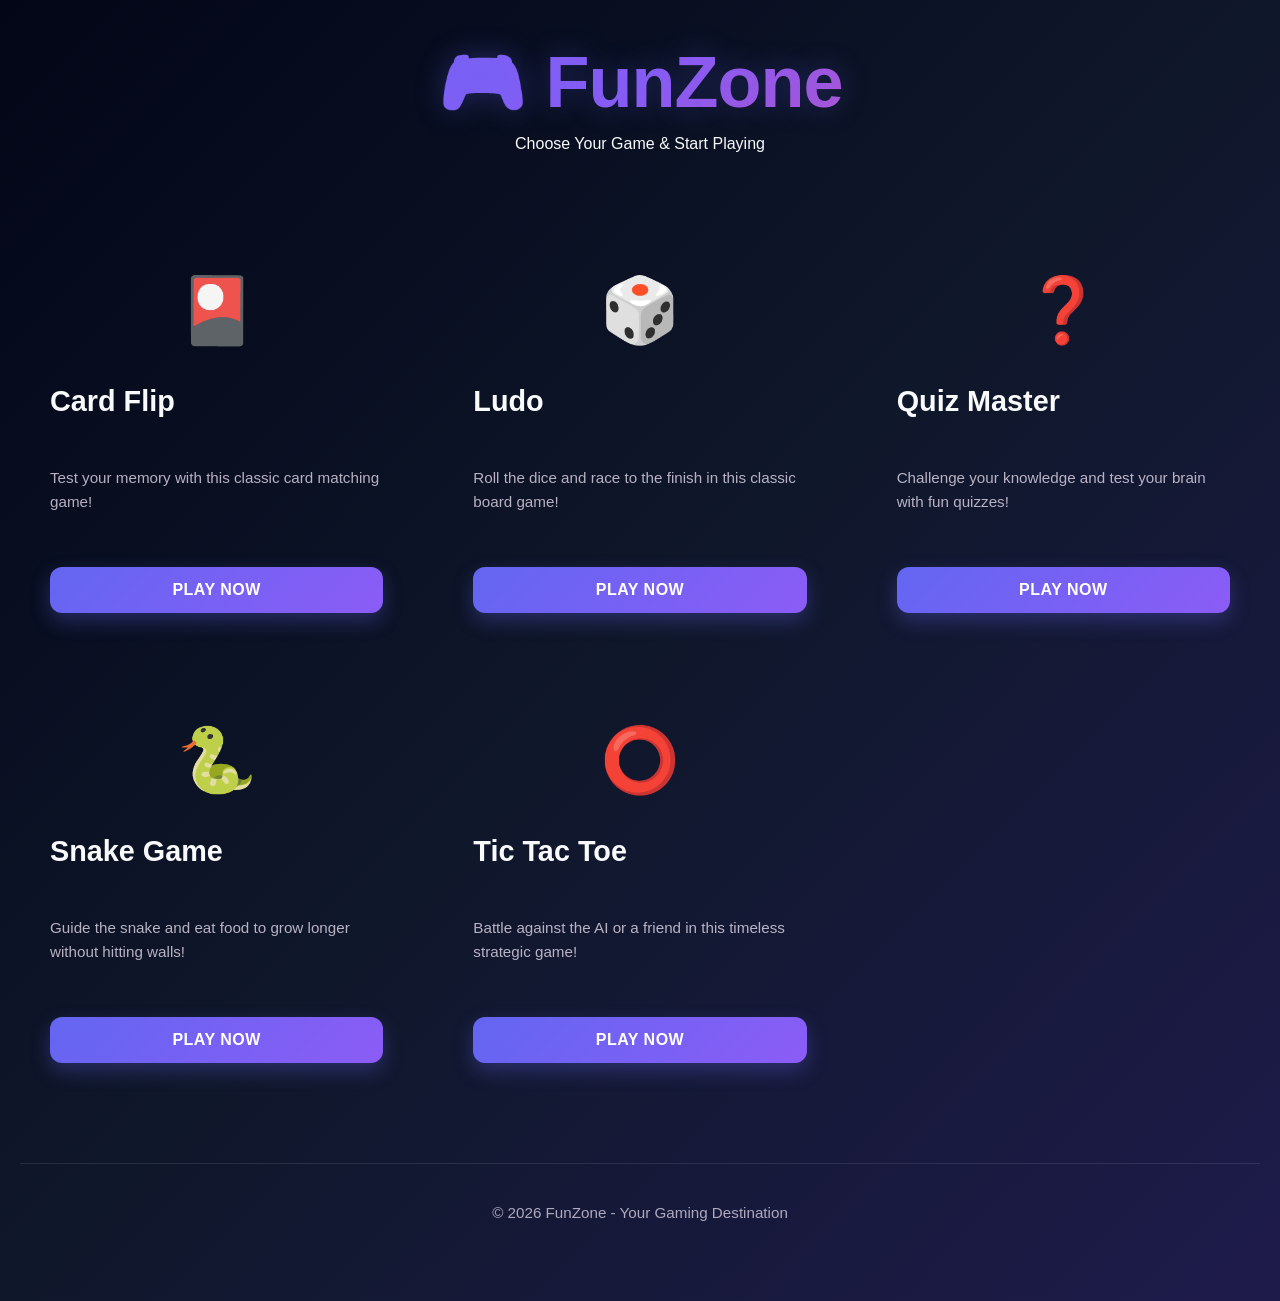
<file: index.html>
<!DOCTYPE html>
<html lang="en">
<head>
    <meta charset="UTF-8">
    <meta name="viewport" content="width=device-width, initial-scale=1.0">
    <title>FunZone - Game Hub</title>
    <link rel="stylesheet" href="style.css">
</head>
<body>
    <div class="container">
        <header class="header">
            <h1>🎮 FunZone</h1>
            <p>Choose Your Game & Start Playing</p>
        </header>

        <div class="games-grid">
            <!-- Card Flip Game -->
            <div class="game-card" onclick="redirectToGame('CardFlip_Game-main/index.html')">
                <div class="card-content">
                    <div class="game-icon">🎴</div>
                    <h2>Card Flip</h2>
                    <p>Test your memory with this classic card matching game!</p>
                    <button class="play-btn">Play Now</button>
                </div>
            </div>

            <!-- Ludo Game -->
            <div class="game-card" onclick="redirectToGame('ludo-game-master/index.html')">
                <div class="card-content">
                    <div class="game-icon">🎲</div>
                    <h2>Ludo</h2>
                    <p>Roll the dice and race to the finish in this classic board game!</p>
                    <button class="play-btn">Play Now</button>
                </div>
            </div>

            <!-- Quiz Game -->
            <div class="game-card" onclick="redirectToGame('QUIZ-GAME-WEB-APPLICATION-TASK-3-main/index.html')">
                <div class="card-content">
                    <div class="game-icon">❓</div>
                    <h2>Quiz Master</h2>
                    <p>Challenge your knowledge and test your brain with fun quizzes!</p>
                    <button class="play-btn">Play Now</button>
                </div>
            </div>

            <!-- Snake Game -->
            <div class="game-card" onclick="redirectToGame('snake-game-main/index.html')">
                <div class="card-content">
                    <div class="game-icon">🐍</div>
                    <h2>Snake Game</h2>
                    <p>Guide the snake and eat food to grow longer without hitting walls!</p>
                    <button class="play-btn">Play Now</button>
                </div>
            </div>

            <!-- Tic Tac Toe Game -->
            <div class="game-card" onclick="redirectToGame('TIC-TAE-TOE-main/index.html')">
                <div class="card-content">
                    <div class="game-icon">⭕</div>
                    <h2>Tic Tac Toe</h2>
                    <p>Battle against the AI or a friend in this timeless strategic game!</p>
                    <button class="play-btn">Play Now</button>
                </div>
            </div>
        </div>

        <footer class="footer">
            <p>&copy; 2026 FunZone - Your Gaming Destination</p>
        </footer>
    </div>

    <script src="script.js"></script>
</body>
</html>
</file>
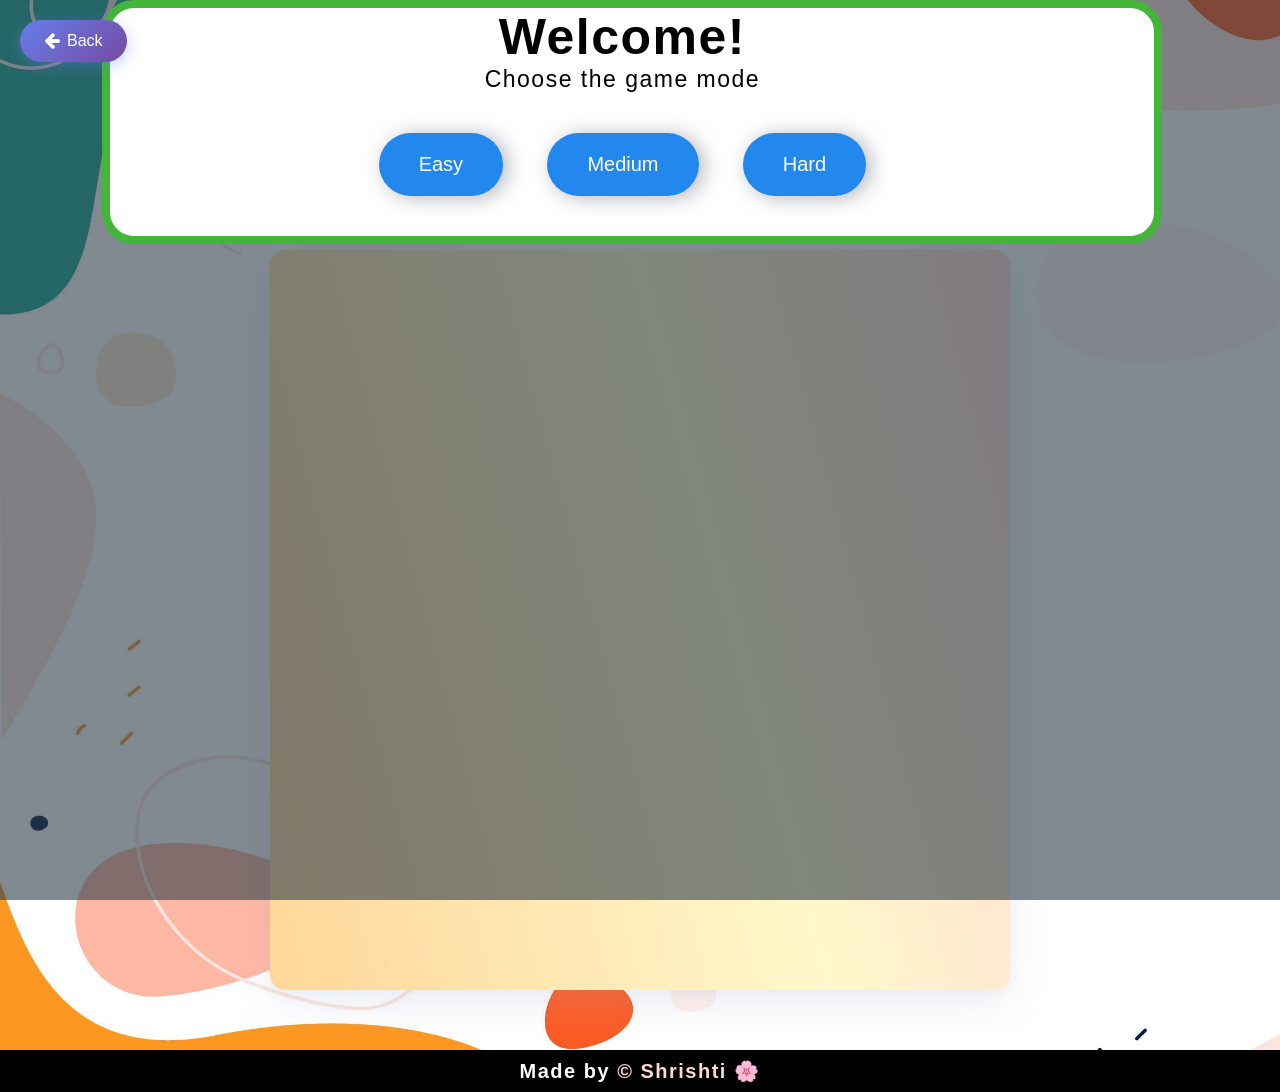
<file: CardFlip_Game-main/index.html>
<!DOCTYPE html>
<html lang="en">

<head>
  <meta charset="UTF-8" />
  <meta http-equiv="X-UA-Compatible" content="IE=edge" />
  <meta name="viewport" content="width=device-width, initial-scale=1.0" />
  <link rel="stylesheet" href="https://cdnjs.cloudflare.com/ajax/libs/font-awesome/4.7.0/css/font-awesome.min.css" />
  <title>Memory Game</title>
  <link rel="shortcut icon" type="image/ico" href="./img/favicon.ico" />
  <link rel="stylesheet" href="./css/styles.css" />
  <style>
    .back-btn {
      position: fixed;
      top: 20px;
      left: 20px;
      background: linear-gradient(135deg, #667eea 0%, #764ba2 100%);
      color: white;
      border: none;
      padding: 12px 24px;
      border-radius: 50px;
      font-size: 16px;
      cursor: pointer;
      z-index: 1000;
      transition: all 0.3s ease;
      box-shadow: 0 4px 15px rgba(102, 126, 234, 0.4);
      display: flex;
      align-items: center;
      gap: 8px;
    }
    .back-btn:hover {
      transform: translateY(-2px);
      box-shadow: 0 8px 25px rgba(102, 126, 234, 0.6);
    }
    .back-btn i {
      font-size: 18px;
    }
  </style>
</head>

<body>
  <button class="back-btn" onclick="window.history.back()">
    <i class="fa fa-arrow-left"></i> Back
  </button>

  <div class="container">
    <header class="header">
      <h1>🎴 Memory Game</h1>
    </header>

    <!--Start modal section-->
    <section class="start-game-modal">
      <div id="start-modal" class="modal">
        <!-- Modal content -->
        <div class="modal-content">
          <h2>Welcome!</h2>
          <p>Choose the game mode</p>
          <div class="modal-content-options">
            <button class="btn play-again-btn" id="easyGame">Easy</button>
            <button class="btn play-again-btn" id="mediumGame">Medium</button>
            <button class="btn play-again-btn" id="hardGame">Hard</button>
          </div>
        </div>
      </div>
    </section>

    <!-- Modal section-->

    <section class="win-game-modal">
      <section class="score-panel">
        <div class="timer-container">⏱ <span class="timer">00:00</span></div>
        <ul id="star-rating" class="star-rating">
          <li class="star"><i class="fa fa-star fa-lg"></i></li>
          <li class="star"><i class="fa fa-star fa-lg"></i></li>
          <li class="star"><i class="fa fa-star fa-lg"></i></li>
        </ul>
        <span>
          <span class="moves-counter">0</span>
          Moves
        </span>
        <button class="btn reset-btn">
          <i class="fa fa-repeat"></i>
        </button>
      </section>

      <div id="modal" class="modal win">
        <!-- Modal content -->
        <div class="modal-content" id="win-modal-content">
          <div id="modal-details">
            <span class="close">&times;</span>
            <h2>Congratulations!</h2>
            <p>You have won the game and found all pairs of cards.</p>
            <img class="modal-img" src="img/thumb_up.jpg" alt="Vault boy giving the thumbs up from the game fall out" />
            <button class="btn play-again-btn" id="play-again">
              Play Again?
            </button>
          </div>

        </div>
      </div>
    </section>

    <ul class="deck"></ul>
    <h4>
      Made by<a id="maker" href="https://www.linkedin.com/in/anshika-singh-589922164/" target="_blank">
        &copy; Shrishti 🌸</a>
    </h4>
  </div>
  <script src="js/index.js"></script>
</body>

</html>
</file>
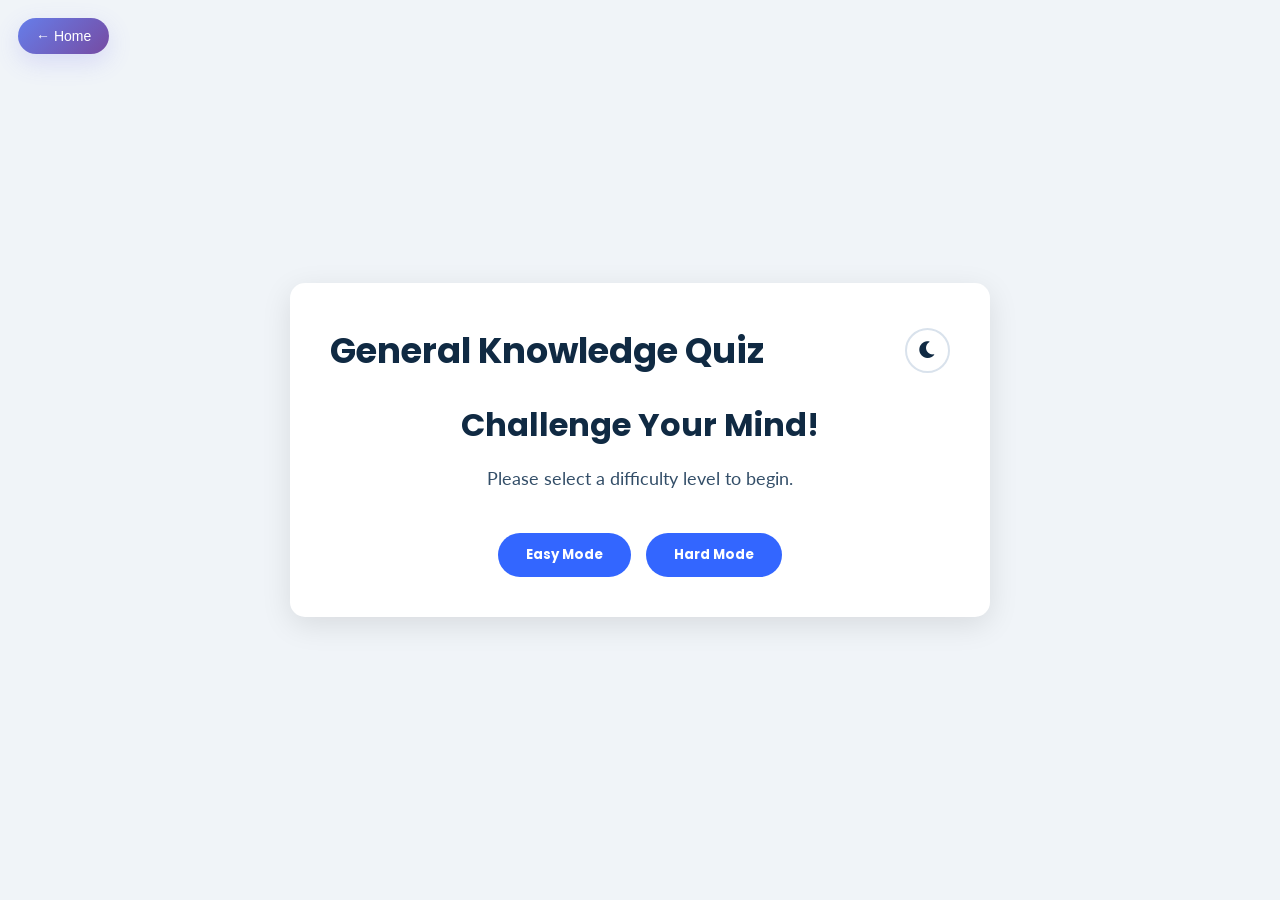
<file: QUIZ-GAME-WEB-APPLICATION-TASK-3-main/index.html>
<!DOCTYPE html>
<html lang="en">
<head>
    <meta charset="UTF-8">
    <meta name="viewport" content="width=device-width, initial-scale=1.0">
    <meta name="description" content="Test your knowledge with this interactive general knowledge quiz.">
    <title>General Knowledge Quiz</title>

    <link rel="preconnect" href="https://fonts.googleapis.com">
    <link rel="preconnect" href="https://fonts.gstatic.com" crossorigin>
    <link href="https://fonts.googleapis.com/css2?family=Poppins:wght@400;600;700&family=Lato:wght@400;700&display=swap" rel="stylesheet">
    <link rel="stylesheet" href="https://cdnjs.cloudflare.com/ajax/libs/font-awesome/6.0.0-beta3/css/all.min.css">
    <link rel="stylesheet" href="style.css">
    <style>
        .top-back-btn {
            position: fixed;
            top: 18px;
            left: 18px;
            background: linear-gradient(135deg, #667eea 0%, #764ba2 100%);
            color: white;
            border: none;
            padding: 10px 18px;
            border-radius: 999px;
            font-size: 14px;
            z-index: 999;
            cursor: pointer;
            box-shadow: 0 8px 24px rgba(102,102,241,0.18);
        }
        .top-back-btn:hover { transform: translateY(-2px); }
    </style>
</head>
<body>
    <button id="top-back-btn" class="top-back-btn" aria-label="Back to Home">← Home</button>
    <div class="quiz-container" id="quiz-container">
        <div class="quiz-header">
            <h1>General Knowledge Quiz</h1>
            <button id="theme-toggle-btn" class="theme-toggle" aria-label="Toggle dark mode">
                <i class="fas fa-moon"></i>
            </button>
        </div>

        <div id="difficulty-screen" class="active">
            <h2>Challenge Your Mind!</h2>
            <p>Please select a difficulty level to begin.</p>
            <div class="difficulty-buttons">
                <button id="easy-btn" class="btn">Easy Mode</button>
                <button id="hard-btn" class="btn">Hard Mode</button>
            </div>
        </div>

        <div id="quiz-content" class="hidden">
            <div id="timer-display" class="hidden">Time Left: <span id="time">15</span>s</div>
            <div id="question-area">
                </div>
            <div id="validation-error" class="error-message hidden"></div>
            <div class="quiz-navigation">
                <button id="prev-btn" class="btn secondary-btn hidden">Previous</button>
                <button id="next-btn" class="btn">Next</button>
            </div>
        </div>
        
        <div id="results-screen" class="hidden">
            <h2>Quiz Complete!</h2>
            <p>Your final score is: <span id="score-text">0 / 0</span></p>
            <p id="score-message"></p>
            <div class="results-buttons">
                <button id="restart-btn" class="btn">Try Again</button>
                <button id="home-btn" class="btn secondary-btn">Back to Home</button>
            </div>
            <div class="results-buttons">
                 <button id="show-answers-btn" class="btn">Show Answers</button>
            </div>

            <div id="answer-summary-container" class="hidden">
                <h3>Review Your Answers</h3>
                <div id="answer-summary">
                    </div>
            </div>
        </div>
    </div>

    <script src="script.js"></script>
</body>
</html>
</file>
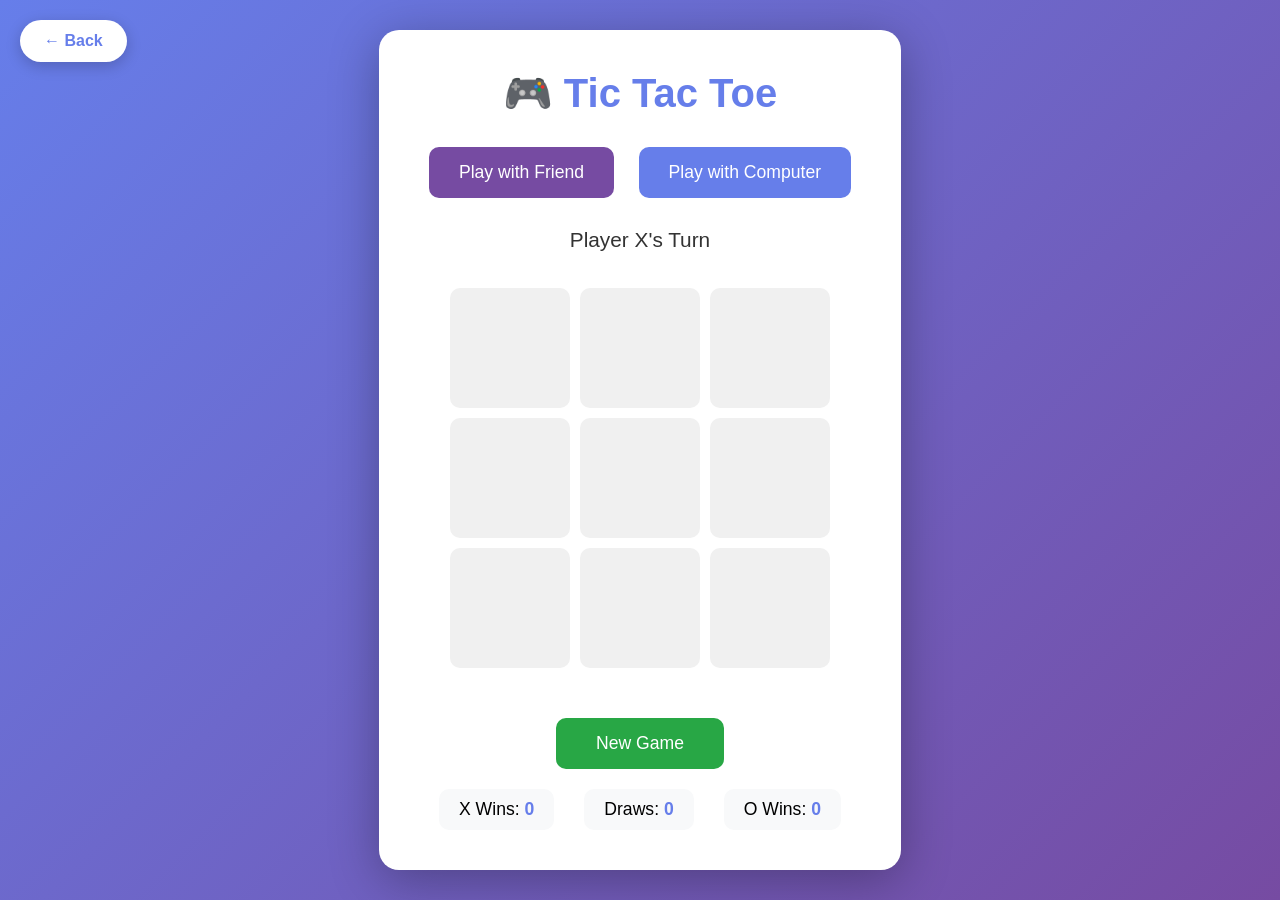
<file: TIC-TAE-TOE-main/index.html>
<!DOCTYPE html>
<html lang="en">
<head>
    <meta charset="UTF-8">
    <meta name="viewport" content="width=device-width, initial-scale=1.0">
    <title>Tic Tac Toe Game</title>
    <style>
        * {
            margin: 0;
            padding: 0;
            box-sizing: border-box;
        }

        body {
            font-family: 'Segoe UI', Tahoma, Geneva, Verdana, sans-serif;
            display: flex;
            justify-content: center;
            align-items: center;
            min-height: 100vh;
            background: linear-gradient(135deg, #667eea 0%, #764ba2 100%);
        }

        .back-btn {
            position: fixed;
            top: 20px;
            left: 20px;
            background: white;
            color: #667eea;
            border: none;
            padding: 12px 24px;
            border-radius: 50px;
            font-size: 16px;
            cursor: pointer;
            z-index: 1000;
            transition: all 0.3s ease;
            box-shadow: 0 4px 15px rgba(0, 0, 0, 0.2);
            display: flex;
            align-items: center;
            gap: 8px;
            font-weight: 600;
        }
        .back-btn:hover {
            transform: translateY(-2px);
            box-shadow: 0 8px 25px rgba(0, 0, 0, 0.3);
            background: #f0f0f0;
        }

        .container {
            background: white;
            padding: 40px;
            border-radius: 20px;
            box-shadow: 0 10px 50px rgba(0,0,0,0.3);
            text-align: center;
        }

        h1 {
            color: #667eea;
            margin-bottom: 30px;
            font-size: 2.5em;
        }

        .mode-selection {
            margin-bottom: 30px;
        }

        .mode-btn {
            padding: 15px 30px;
            margin: 0 10px;
            font-size: 1.1em;
            border: none;
            border-radius: 10px;
            background: #667eea;
            color: white;
            cursor: pointer;
            transition: all 0.3s;
        }

        .mode-btn:hover {
            background: #764ba2;
            transform: translateY(-2px);
        }

        .mode-btn.active {
            background: #764ba2;
        }

        .player-selection {
            margin-bottom: 30px;
        }

        .player-btn {
            padding: 12px 25px;
            margin: 0 10px;
            font-size: 1em;
            border: 2px solid #667eea;
            border-radius: 10px;
            background: white;
            color: #667eea;
            cursor: pointer;
            transition: all 0.3s;
        }

        .player-btn:hover {
            background: #667eea;
            color: white;
        }

        .player-btn.active {
            background: #667eea;
            color: white;
        }

        .game-info {
            margin-bottom: 20px;
            font-size: 1.3em;
            color: #333;
            min-height: 30px;
        }

        .board {
            display: grid;
            grid-template-columns: repeat(3, 120px);
            grid-gap: 10px;
            margin: 30px auto;
            justify-content: center;
        }

        .cell {
            width: 120px;
            height: 120px;
            background: #f0f0f0;
            border: none;
            border-radius: 10px;
            font-size: 3em;
            font-weight: bold;
            cursor: pointer;
            transition: all 0.3s;
            color: #667eea;
        }

        .cell:hover:not(.taken) {
            background: #e0e0e0;
            transform: scale(1.05);
        }

        .cell.taken {
            cursor: not-allowed;
        }

        .cell.x {
            color: #667eea;
        }

        .cell.o {
            color: #764ba2;
        }

        .cell.winner {
            background: #ffd700;
            animation: pulse 0.5s ease-in-out;
        }

        @keyframes pulse {
            0%, 100% { transform: scale(1); }
            50% { transform: scale(1.1); }
        }

        .reset-btn {
            padding: 15px 40px;
            font-size: 1.1em;
            border: none;
            border-radius: 10px;
            background: #28a745;
            color: white;
            cursor: pointer;
            transition: all 0.3s;
            margin-top: 20px;
        }

        .reset-btn:hover {
            background: #218838;
            transform: translateY(-2px);
        }

        .hidden {
            display: none;
        }

        .score-board {
            display: flex;
            justify-content: center;
            gap: 30px;
            margin-top: 20px;
            font-size: 1.1em;
        }

        .score-item {
            padding: 10px 20px;
            background: #f8f9fa;
            border-radius: 10px;
        }

        .score-item span {
            font-weight: bold;
            color: #667eea;
        }
    </style>
</head>
<body>
    <button class="back-btn" onclick="window.history.back()">← Back</button>
    <div class="container">
        <h1>🎮 Tic Tac Toe</h1>
        
        <div class="mode-selection">
            <button class="mode-btn active" onclick="setMode('friend')">Play with Friend</button>
            <button class="mode-btn" onclick="setMode('computer')">Play with Computer</button>
        </div>

        <div class="player-selection hidden" id="playerSelection">
            <p style="margin-bottom: 10px; color: #666;">Choose who starts:</p>
            <button class="player-btn active" onclick="setStartingPlayer('X')">X Starts</button>
            <button class="player-btn" onclick="setStartingPlayer('O')">O Starts</button>
        </div>

        <div class="game-info" id="gameInfo">Player X's Turn</div>

        <div class="board" id="board">
            <button class="cell" onclick="makeMove(0)"></button>
            <button class="cell" onclick="makeMove(1)"></button>
            <button class="cell" onclick="makeMove(2)"></button>
            <button class="cell" onclick="makeMove(3)"></button>
            <button class="cell" onclick="makeMove(4)"></button>
            <button class="cell" onclick="makeMove(5)"></button>
            <button class="cell" onclick="makeMove(6)"></button>
            <button class="cell" onclick="makeMove(7)"></button>
            <button class="cell" onclick="makeMove(8)"></button>
        </div>

        <button class="reset-btn" onclick="resetGame()">New Game</button>

        <div class="score-board">
            <div class="score-item">X Wins: <span id="xScore">0</span></div>
            <div class="score-item">Draws: <span id="drawScore">0</span></div>
            <div class="score-item">O Wins: <span id="oScore">0</span></div>
        </div>
    </div>

    <script>
        let board = ['', '', '', '', '', '', '', '', ''];
        let currentPlayer = 'X';
        let gameMode = 'friend';
        let gameActive = true;
        let scores = { X: 0, O: 0, draw: 0 };
        let startingPlayer = 'X';

        const winPatterns = [
            [0, 1, 2], [3, 4, 5], [6, 7, 8],
            [0, 3, 6], [1, 4, 7], [2, 5, 8],
            [0, 4, 8], [2, 4, 6]
        ];

        function setMode(mode) {
            gameMode = mode;
            document.querySelectorAll('.mode-btn').forEach(btn => btn.classList.remove('active'));
            event.target.classList.add('active');
            
            if (mode === 'friend') {
                document.getElementById('playerSelection').classList.remove('hidden');
            } else {
                document.getElementById('playerSelection').classList.add('hidden');
            }
            
            resetGame();
        }

        function setStartingPlayer(player) {
            startingPlayer = player;
            document.querySelectorAll('.player-btn').forEach(btn => btn.classList.remove('active'));
            event.target.classList.add('active');
            resetGame();
        }

        function makeMove(index) {
            if (!gameActive || board[index] !== '') return;

            board[index] = currentPlayer;
            updateBoard();

            if (checkWinner()) {
                highlightWinner();
                document.getElementById('gameInfo').textContent = `Player ${currentPlayer} Wins! 🎉`;
                scores[currentPlayer]++;
                updateScores();
                gameActive = false;
                return;
            }

            if (board.every(cell => cell !== '')) {
                document.getElementById('gameInfo').textContent = "It's a Draw! 🤝";
                scores.draw++;
                updateScores();
                gameActive = false;
                return;
            }

            currentPlayer = currentPlayer === 'X' ? 'O' : 'X';
            document.getElementById('gameInfo').textContent = `Player ${currentPlayer}'s Turn`;

            if (gameMode === 'computer' && currentPlayer === 'O' && gameActive) {
                setTimeout(computerMove, 500);
            }
        }

        function computerMove() {
            let bestMove = findBestMove();
            makeMove(bestMove);
        }

        function findBestMove() {
            // Try to win
            for (let i = 0; i < 9; i++) {
                if (board[i] === '') {
                    board[i] = 'O';
                    if (checkWinner()) {
                        board[i] = '';
                        return i;
                    }
                    board[i] = '';
                }
            }

            // Block player from winning
            for (let i = 0; i < 9; i++) {
                if (board[i] === '') {
                    board[i] = 'X';
                    if (checkWinner()) {
                        board[i] = '';
                        return i;
                    }
                    board[i] = '';
                }
            }

            // Take center if available
            if (board[4] === '') return 4;

            // Take a corner
            const corners = [0, 2, 6, 8];
            const availableCorners = corners.filter(i => board[i] === '');
            if (availableCorners.length > 0) {
                return availableCorners[Math.floor(Math.random() * availableCorners.length)];
            }

            // Take any available space
            const available = board.map((val, idx) => val === '' ? idx : null).filter(val => val !== null);
            return available[Math.floor(Math.random() * available.length)];
        }

        function checkWinner() {
            return winPatterns.some(pattern => {
                const [a, b, c] = pattern;
                return board[a] !== '' && board[a] === board[b] && board[a] === board[c];
            });
        }

        function highlightWinner() {
            winPatterns.forEach(pattern => {
                const [a, b, c] = pattern;
                if (board[a] !== '' && board[a] === board[b] && board[a] === board[c]) {
                    document.querySelectorAll('.cell')[a].classList.add('winner');
                    document.querySelectorAll('.cell')[b].classList.add('winner');
                    document.querySelectorAll('.cell')[c].classList.add('winner');
                }
            });
        }

        function updateBoard() {
            const cells = document.querySelectorAll('.cell');
            cells.forEach((cell, index) => {
                cell.textContent = board[index];
                cell.classList.toggle('taken', board[index] !== '');
                cell.classList.toggle('x', board[index] === 'X');
                cell.classList.toggle('o', board[index] === 'O');
            });
        }

        function updateScores() {
            document.getElementById('xScore').textContent = scores.X;
            document.getElementById('oScore').textContent = scores.O;
            document.getElementById('drawScore').textContent = scores.draw;
        }

        function resetGame() {
            board = ['', '', '', '', '', '', '', '', ''];
            currentPlayer = startingPlayer;
            gameActive = true;
            
            document.querySelectorAll('.cell').forEach(cell => {
                cell.textContent = '';
                cell.classList.remove('taken', 'x', 'o', 'winner');
            });
            
            document.getElementById('gameInfo').textContent = `Player ${currentPlayer}'s Turn`;

            if (gameMode === 'computer' && currentPlayer === 'O') {
                setTimeout(computerMove, 500);
            }
        }
    </script>
</body>
</html>
</file>
<file: style.css>
* {
    margin: 0;
    padding: 0;
    box-sizing: border-box;
}

:root {
    --primary: #6366f1;
    --primary-dark: #4f46e5;
    --primary-light: #818cf8;
    --secondary: #8b5cf6;
    --accent: #ec4899;
    --dark: #0f172a;
    --darker: #020617;
    --light: #f8fafc;
    --glow-primary: rgba(99, 102, 241, 0.3);
    --glow-secondary: rgba(139, 92, 246, 0.3);
}

html {
    scroll-behavior: smooth;
}

body {
    font-family: 'Inter', 'Segoe UI', sans-serif;
    background: linear-gradient(135deg, var(--darker) 0%, var(--dark) 50%, #1e1b4b 100%);
    color: var(--light);
    min-height: 100vh;
    overflow-x: hidden;
    position: relative;
}

/* Background Animation */
.background-animation {
    position: fixed;
    top: 0;
    left: 0;
    width: 100%;
    height: 100%;
    background: 
        radial-gradient(circle at 20% 50%, rgba(99, 102, 241, 0.15) 0%, transparent 50%),
        radial-gradient(circle at 80% 80%, rgba(139, 92, 246, 0.15) 0%, transparent 50%),
        radial-gradient(circle at 40% 20%, rgba(236, 72, 153, 0.1) 0%, transparent 50%);
    animation: gradientShift 15s ease infinite;
    pointer-events: none;
    z-index: 0;
}

@keyframes gradientShift {
    0%, 100% {
        background-position: 0% 0%, 100% 100%, 50% 50%;
    }
    50% {
        background-position: 100% 100%, 0% 0%, 50% 50%;
    }
}

/* Floating Stars Animation */
.stars {
    position: fixed;
    top: 0;
    left: 0;
    width: 100%;
    height: 100%;
    pointer-events: none;
    z-index: 1;
}

.stars::before,
.stars::after {
    content: '';
    position: absolute;
    width: 2px;
    height: 2px;
    background: white;
    border-radius: 50%;
    box-shadow: 
        100px 100px 0 white,
        200px 50px 0 rgba(255,255,255,0.8),
        300px 200px 0 rgba(255,255,255,0.6),
        400px 150px 0 rgba(255,255,255,0.7),
        500px 300px 0 rgba(255,255,255,0.5),
        150px 400px 0 rgba(255,255,255,0.8),
        350px 500px 0 rgba(255,255,255,0.6),
        600px 100px 0 rgba(255,255,255,0.7),
        50px 250px 0 rgba(255,255,255,0.5),
        700px 400px 0 rgba(255,255,255,0.8);
    animation: twinkle 3s ease-in-out infinite;
}

.stars::after {
    animation-delay: 1s;
}

@keyframes twinkle {
    0%, 100% { opacity: 0.3; }
    50% { opacity: 1; }
}

.container {
    max-width: 1400px;
    margin: 0 auto;
    padding: 40px 20px;
    position: relative;
    z-index: 2;
}

/* Header Styles */
.header {
    text-align: center;
    margin-bottom: 80px;
    animation: slideInDown 1s cubic-bezier(0.34, 1.56, 0.64, 1);
}

.logo-section {
    display: flex;
    align-items: center;
    justify-content: center;
    gap: 15px;
    margin-bottom: 20px;
}

.logo-icon {
    font-size: 4rem;
    animation: float 3s ease-in-out infinite;
}

.header h1 {
    font-size: 4.5rem;
    font-weight: 800;
    background: linear-gradient(135deg, #6366f1 0%, #8b5cf6 50%, #ec4899 100%);
    -webkit-background-clip: text;
    -webkit-text-fill-color: transparent;
    background-clip: text;
    letter-spacing: -1px;
    margin-bottom: 10px;
    text-shadow: 0 0 30px rgba(99, 102, 241, 0.3);
}

.glow {
    color: #ec4899;
    animation: pulsateGlow 2s ease-in-out infinite;
}

@keyframes pulsateGlow {
    0%, 100% {
        opacity: 0.5;
        text-shadow: 0 0 20px #ec4899;
    }
    50% {
        opacity: 1;
        text-shadow: 0 0 40px #ec4899;
    }
}

.tagline {
    font-size: 1.1rem;
    color: var(--primary-light);
    font-weight: 600;
    letter-spacing: 2px;
    text-transform: uppercase;
    margin-bottom: 8px;
}

.subtitle {
    font-size: 1rem;
    color: rgba(241, 231, 247, 0.7);
    font-weight: 300;
    letter-spacing: 1.5px;
}

/* Games Grid */
.games-grid {
    display: grid;
    grid-template-columns: repeat(3, 1fr);
    gap: 35px;
    margin-bottom: 60px;
    perspective: 1000px;
    max-width: 1400px;
    margin-left: auto;
    margin-right: auto;
    justify-items: center;
}

.games-grid .game-card:nth-child(4) {
    grid-column: 1 / 2;
}

.games-grid .game-card:nth-child(5) {
    grid-column: 2 / 3;
}

/* Game Card Styles */
.game-card {
    position: relative;
    height: 420px;
    cursor: pointer;
    border-radius: 20px;
    overflow: hidden;
    group: group;
    animation: slideInUp 0.8s cubic-bezier(0.34, 1.56, 0.64, 1) backwards;
    width: 100%;
    max-width: 320px;
}

.game-card:nth-child(1) { animation-delay: 0.1s; }
.game-card:nth-child(2) { animation-delay: 0.2s; }
.game-card:nth-child(3) { animation-delay: 0.3s; }
.game-card:nth-child(4) { animation-delay: 0.4s; }
.game-card:nth-child(5) { animation-delay: 0.5s; }

/* Card Background with Glassmorphism */
.card-bg {
    position: absolute;
    inset: 0;
    background: rgba(255, 255, 255, 0.05);
    backdrop-filter: blur(10px);
    border: 1px solid rgba(255, 255, 255, 0.1);
    transition: all 0.4s ease;
}

.card-border {
    position: absolute;
    inset: 0;
    border-radius: 20px;
    padding: 2px;
    background: linear-gradient(135deg, rgba(99, 102, 241, 0.5) 0%, rgba(139, 92, 246, 0.5) 100%);
    -webkit-mask: linear-gradient(#fff 0 0) content-box, linear-gradient(#fff 0 0);
    -webkit-mask-composite: xor;
    mask-composite: exclude;
    opacity: 0;
    transition: opacity 0.4s ease;
}

.card-content {
    position: relative;
    height: 100%;
    padding: 40px 30px;
    display: flex;
    flex-direction: column;
    justify-content: space-between;
    z-index: 2;
    transition: all 0.4s ease;
}

/* Game Card Hover Effects */
.game-card:hover .card-bg {
    background: rgba(99, 102, 241, 0.15);
    backdrop-filter: blur(20px);
    border-color: rgba(99, 102, 241, 0.3);
    box-shadow: 
        0 0 40px rgba(99, 102, 241, 0.2),
        0 0 80px rgba(139, 92, 246, 0.1);
}

.game-card:hover .card-border {
    opacity: 1;
}

.game-card:hover .card-content {
    transform: translateY(-5px);
}

.game-card:hover .game-icon-wrapper {
    transform: scale(1.15) rotateY(10deg);
}

.game-card:hover .play-btn {
    transform: translateX(8px);
    box-shadow: 0 15px 40px rgba(99, 102, 241, 0.4);
}

.game-card:hover .play-btn span:last-child {
    animation: slideArrow 0.5s ease infinite;
}

/* Icon Styles */
.game-icon-wrapper {
    position: relative;
    width: 80px;
    height: 80px;
    margin: 0 auto 20px;
    transition: all 0.4s cubic-bezier(0.34, 1.56, 0.64, 1);
}

.game-icon {
    font-size: 4rem;
    display: flex;
    align-items: center;
    justify-content: center;
    position: relative;
    z-index: 2;
    animation: float 3s ease-in-out infinite;
}

.icon-glow {
    position: absolute;
    inset: -15px;
    background: radial-gradient(circle, rgba(99, 102, 241, 0.4) 0%, transparent 70%);
    border-radius: 50%;
    opacity: 0;
    transition: opacity 0.4s ease;
}

.game-card:hover .icon-glow {
    opacity: 1;
    animation: pulseGlow 2s ease-in-out infinite;
}

@keyframes pulseGlow {
    0%, 100% {
        transform: scale(1);
        opacity: 0.5;
    }
    50% {
        transform: scale(1.3);
        opacity: 0;
    }
}

@keyframes float {
    0%, 100% { transform: translateY(0px); }
    50% { transform: translateY(-10px); }
}

@keyframes slideArrow {
    0%, 100% { transform: translateX(0); }
    50% { transform: translateX(4px); }
}

/* Text Styles */
.card-content h2 {
    font-size: 1.8rem;
    font-weight: 700;
    margin-bottom: 10px;
    color: var(--light);
    transition: all 0.3s ease;
}

.card-content p {
    font-size: 0.95rem;
    color: rgba(241, 231, 247, 0.75);
    margin-bottom: 15px;
    line-height: 1.6;
    transition: color 0.3s ease;
}

.game-card:hover .card-content p {
    color: rgba(241, 231, 247, 0.95);
}

/* Difficulty Badge */
.difficulty-badge {
    display: inline-block;
    padding: 6px 14px;
    border-radius: 20px;
    font-size: 0.75rem;
    font-weight: 600;
    text-transform: uppercase;
    letter-spacing: 0.5px;
    margin-bottom: 15px;
    background: rgba(236, 72, 153, 0.2);
    color: #ec4899;
    border: 1px solid rgba(236, 72, 153, 0.4);
    transition: all 0.3s ease;
}

.game-card:hover .difficulty-badge {
    background: rgba(236, 72, 153, 0.3);
    border-color: #ec4899;
    box-shadow: 0 0 15px rgba(236, 72, 153, 0.3);
}

/* Play Button */
.play-btn {
    display: flex;
    align-items: center;
    justify-content: center;
    gap: 10px;
    padding: 14px 30px;
    border: none;
    border-radius: 12px;
    background: linear-gradient(135deg, var(--primary) 0%, var(--secondary) 100%);
    color: white;
    font-size: 1rem;
    font-weight: 600;
    cursor: pointer;
    transition: all 0.3s cubic-bezier(0.34, 1.56, 0.64, 1);
    box-shadow: 0 8px 20px rgba(99, 102, 241, 0.3);
    text-transform: uppercase;
    letter-spacing: 0.5px;
    overflow: hidden;
    position: relative;
}

.play-btn::before {
    content: '';
    position: absolute;
    top: 50%;
    left: 50%;
    width: 0;
    height: 0;
    border-radius: 50%;
    background: rgba(255, 255, 255, 0.3);
    transform: translate(-50%, -50%);
    transition: width 0.6s ease, height 0.6s ease;
}

.play-btn:active::before {
    width: 300px;
    height: 300px;
}

.play-btn:active {
    transform: scale(0.95);
}

.arrow {
    display: inline-block;
    font-size: 1.2rem;
    transition: all 0.3s ease;
}

/* Footer */
.footer {
    text-align: center;
    padding: 40px 20px;
    border-top: 1px solid rgba(255, 255, 255, 0.1);
    animation: fadeIn 1.5s ease-out;
}

.footer-content {
    display: flex;
    flex-direction: column;
    gap: 15px;
}

.footer p {
    font-size: 0.95rem;
    color: rgba(241, 231, 247, 0.7);
    transition: color 0.3s ease;
}

.footer:hover p {
    color: rgba(241, 231, 247, 0.9);
}

.footer-stats {
    display: flex;
    align-items: center;
    justify-content: center;
    gap: 15px;
    font-size: 0.9rem;
    color: rgba(99, 102, 241, 0.8);
}

.footer-stats span:nth-child(odd) {
    font-weight: 600;
}

/* Animations */
@keyframes slideInDown {
    from {
        opacity: 0;
        transform: translateY(-40px);
    }
    to {
        opacity: 1;
        transform: translateY(0);
    }
}

@keyframes slideInUp {
    from {
        opacity: 0;
        transform: translateY(40px) scale(0.95);
    }
    to {
        opacity: 1;
        transform: translateY(0) scale(1);
    }
}

@keyframes fadeIn {
    from {
        opacity: 0;
    }
    to {
        opacity: 1;
    }
}

/* Responsive Design */
@media (max-width: 1400px) {
    .games-grid {
        grid-template-columns: repeat(3, 1fr);
        gap: 30px;
    }

    .game-card {
        max-width: 100%;
    }
}

@media (max-width: 1024px) {
    .games-grid {
        grid-template-columns: repeat(2, 1fr);
        gap: 25px;
    }

    .game-card {
        max-width: 100%;
    }

    .header h1 {
        font-size: 3.5rem;
    }

    .card-content {
        padding: 30px 20px;
    }
}

@media (max-width: 768px) {
    .header {
        margin-bottom: 50px;
    }

    .logo-section {
        gap: 10px;
    }

    .logo-icon {
        font-size: 3rem;
    }

    .header h1 {
        font-size: 2.8rem;
    }

    .tagline {
        font-size: 0.95rem;
    }

    .subtitle {
        font-size: 0.9rem;
    }

    .games-grid {
        grid-template-columns: repeat(2, 1fr);
        gap: 20px;
        margin-bottom: 40px;
    }

    .game-card {
        height: 380px;
        max-width: 100%;
    }

    .card-content {
        padding: 25px;
    }

    .game-icon-wrapper {
        width: 70px;
        height: 70px;
        margin-bottom: 15px;
    }

    .game-icon {
        font-size: 3rem;
    }

    .card-content h2 {
        font-size: 1.5rem;
    }

    .card-content p {
        font-size: 0.9rem;
    }

    .play-btn {
        padding: 12px 25px;
        font-size: 0.9rem;
    }
}

@media (max-width: 500px) {
    body {
        padding: 10px;
    }

    .container {
        padding: 20px 15px;
    }

    .header {
        margin-bottom: 40px;
    }

    .logo-section {
        gap: 8px;
    }

    .logo-icon {
        font-size: 2.5rem;
    }

    .header h1 {
        font-size: 2.2rem;
    }

    .tagline {
        font-size: 0.85rem;
    }

    .subtitle {
        font-size: 0.8rem;
    }

    .games-grid {
        grid-template-columns: 1fr;
        gap: 15px;
        margin-bottom: 30px;
    }

    .game-card {
        height: 360px;
    }

    .card-content {
        padding: 20px 15px;
    }

    .game-icon-wrapper {
        width: 60px;
        height: 60px;
        margin-bottom: 12px;
    }

    .game-icon {
        font-size: 2.5rem;
    }

    .card-content h2 {
        font-size: 1.3rem;
        margin-bottom: 8px;
    }

    .card-content p {
        font-size: 0.85rem;
        margin-bottom: 12px;
    }

    .difficulty-badge {
        padding: 5px 12px;
        font-size: 0.7rem;
        margin-bottom: 12px;
    }

    .play-btn {
        padding: 11px 20px;
        font-size: 0.85rem;
        gap: 8px;
    }

    .arrow {
        font-size: 1rem;
    }

    .footer {
        padding: 30px 15px;
    }

    .footer-stats {
        gap: 10px;
        font-size: 0.85rem;
    }
}

/* Scrollbar Styling */
::-webkit-scrollbar {
    width: 10px;
}

::-webkit-scrollbar-track {
    background: rgba(99, 102, 241, 0.05);
}

::-webkit-scrollbar-thumb {
    background: linear-gradient(180deg, var(--primary) 0%, var(--secondary) 100%);
    border-radius: 10px;
}

::-webkit-scrollbar-thumb:hover {
    background: linear-gradient(180deg, var(--primary-light) 0%, var(--secondary) 100%);
}
</file>
<file: CardFlip_Game-main/css/styles.css>
* {
  margin: 0;
  padding: 0;
}

html {
  overflow-x: hidden;
}

body {
  /* Background pattern from Subtle Patterns */
  background: url("../img/5591276.jpg");
  background-repeat: no-repeat;
  background-size: cover;
  font-family: "Open Sans", sans-serif;
  /*one Em roughly ten pixels (16 x 62.5% = 10)*/
  font-size: 62.5%;
  letter-spacing: 1.5px;
  margin: 0;
  text-align: center;
}

.container {
  display: flex;
  justify-content: center;
  align-items: center;
  flex-direction: column;
  margin-top: 0.5em;
}

li {
  list-style: none;
}

.card,
.btn {
  cursor: pointer;
}

.btn {
  border-radius: 2em;
  border: none;
  color: #fff;
  box-shadow: 5px 2px 20px 0 rgba(103, 112, 121, 0.5);
  padding: 2em;
}

/*----------------------------------
Header
------------------------------------*/

h1 {
  font-family: sans-serif;
  font-size: 40px;
  font-weight: bold;
  letter-spacing: -1px;
  line-height: 1;
  text-align: center;
  margin-top: 1em;
}

p {
  font-size: 1.6em;
}

h3 {
  font-weight: 400;
}

/*----------------------------------
Section - Score Panel
------------------------------------*/

.score-panel {
  font-size: 24px;
  display: flex;
  flex-direction: column;
  margin: 2rem 2rem 1rem 2rem;
  align-items: center;
  justify-content: space-around;
  width: 20rem;
  height: 20rem;
}

.star-rating > li {
  display: inline-block;
  padding: 0.5em;
}

.reset-btn {
  border-radius: 50%;
  height: 2em;
  width: 2em;
  background: #1c9882;
  display: flex;
  justify-content: center;
  align-items: center;
  transition: all 100ms linear;
}

.reset-btn:hover {
  transform: scale(1.05);
}

.timer-container {
  background: rgb(255, 216, 209);
  border-radius: 0.5em;
  color: #000;
  margin: 0.5em;
  padding: 0.5em 1em;
  box-shadow: 10px 10px 28px -11px rgba(0, 0, 0, 0.75);
}

/*----------------------------------
Section - Modal
------------------------------------*/

/* Modal (background) */

.modal {
  /*Hidden by default */
  display: none;
  position: fixed;
  z-index: 99;
  left: 0;
  top: 0;
  width: 100%;
  height: 100%;
  /* Fallback color */
  background-color: rgb(46, 61, 73);
  /* With opacity */
  background-color: rgba(46, 61, 73, 0.6);
}

/* Modal Content/Box */

.modal-content {
  border-radius: 2rem;
  /* display: flex;
    flex-direction: column;
    justify-content: center;
    align-items: center; */
  background-color: #fff;
  /* 5% from the top and centered */
  /* margin: 5% auto; */
  margin-left: 8%;
  border: 0.8em solid #43b538;
  padding-right: 2em;
  width: 80%;
}

/* Modal Details */
#modal-details {
  display: flex;
  flex-direction: column;
  justify-content: center;
  align-items: center;
  margin-top: -10px;
  padding-top: 0px;
}

/* The Close Button */

.close {
  align-self: flex-end;
  color: #28e;
  font-size: 5em;
}

.close:hover,
.close:focus {
  color: #5cf;
  text-decoration: none;
  cursor: pointer;
}

/* Modal Image*/

a {
  color: rgb(255, 216, 209);
  text-decoration: none;
}

.modal-img {
  display: inline-block;
  margin: 1em 0 1em;
  width: 20em;
}

p.stats {
  font-weight: 600;
}

p.stats:last-child {
  margin-bottom: 1em;
}

.play-again-btn {
  background: #28e;
  margin: 2em 1em;
  padding: 1em 2em;
}

/*----------------------------------
Deck of Cards
------------------------------------*/

/*Mobile first responsivness*/

.deck {
  background: linear-gradient(
    75deg,
    rgba(255, 214, 153, 1) 0%,
    rgba(255, 248, 203, 1) 60%,
    rgba(255, 218, 212, 1) 100%
  );
  border-radius: 1.5em;
  display: grid;
  flex-wrap: wrap;
  justify-content: space-around;
  align-items: center;
  justify-items: center;
  margin-bottom: 6em;
  padding: 0.5em;
  width: 35em;
  height: 35em;
  box-shadow: 0 5px 10px rgba(154, 160, 185, 0.05),
    0 15px 40px rgba(166, 173, 201, 0.2);
}

.easy {
  grid-template-columns: 1fr 1fr;
}

.medium {
  grid-template-columns: repeat(4, 1fr);
}

.hard {
  grid-template-columns: repeat(4, 1fr);
}

.tilt {
  perspective: 10rem;
}

.card {
  border-radius: 0.5em;
  height: 7em;
  width: 7em;
  box-shadow: 5px 0px 10px 4px rgba(158, 134, 140, 0.5);
}

/*
To disable the color highlight if and img is clicked
https://stackoverflow.com/questions/21107439/disable-or-change-firefoxs-element-image-highlight-color
*/

img {
  user-select: none;
  width: 4rem;
}

.deck img {
  visibility: hidden;
}

.deck .card.flip {
  /* background: #fff; */
  cursor: default;
  pointer-events: none;
}

.flip {
  transition: transform 0.3s linear;
}

.flip img {
  /* background: white; */
  visibility: visible;
  height: 100%;
}

.deck .card.match {
  /* background: #0aff99; */
  visibility: visible;
  cursor: default;
  animation: pulse 1s;
  animation-fill-mode: forwards;
}

h4 {
  width: 100%;
  padding: 9px;
  background: black;
  color: white;
  text-align: center;
  /* center the title */
  font-size: 20px;
  /* set the font size */
}

@keyframes pulse {
  0% {
    transform: rotateX(0deg) rotateY(180deg) scale(1);
  }
  80% {
    transform: scale(1.1);
  }
  100% {
    transform: scale(1);
  }
}

@media screen and (min-width: 550px) {
  .deck {
    height: 50em;
    padding: 2em;
    width: 50em;
  }
  .card {
    height: 10em;
    width: 10em;
  }
  .deck img {
    width: 9em;
  }
  .modal-content h2 {
    font-size: 4em;
  }
  .play-again-btn {
    font-size: 1.8em;
  }
}

/*----------------------------------
Desktops
------------------------------------*/

@media screen and (min-width: 800px) {
  h1 {
    font-size: 6em;
  }
  p {
    font-size: 2.3em;
  }
  .deck {
    height: 70em;
    width: 70em;
  }
  .card {
    height: 15em;
    width: 15em;
  }
  .deck img {
    width: 13em;
  }
  .reset-btn {
    font-size: 0.8em;
  }
  .footer {
    font-size: 1.2em;
  }
  .modal-content h2 {
    font-size: 5em;
  }
  /* Modal Image*/
  .modal-img {
    width: 30em;
  }
  .play-again-btn {
    font-size: 2em;
  }
  .score-panel {
    flex-direction: row;
    width: 48rem;
    height: auto;
  }
  #easyGame:hover {
    /* width: 150px; */
    color: #19f006;
    font-weight: bold;
    /* font-size: 2.1em; */
    box-shadow: 10px 10px 8px #888888;
    transform: scale(1.1);
  }
  #mediumGame:hover {
    color: yellow;
    /* width: 160px; */
    font-weight: bold;
    /* font-size: 2.1em; */
    box-shadow: 10px 10px 8px #888888;
    transform: scale(1.1);
  }
  #hardGame:hover {
    /* width: 150px; */
    color: red;
    font-weight: bold;
    /* font-size: 2.1em; */
    box-shadow: 10px 10px 8px #888888;
    transform: scale(1.1);
  }
  #play-again:hover {
    font-weight: bold;
    box-shadow: 10px 10px 8px #888888;
    transform: scale(1.1);
  }
}
</file>
<file: QUIZ-GAME-WEB-APPLICATION-TASK-3-main/style.css>
/* General Styles */
:root {
    --primary-color: #F0F4F8;
    --container-bg: #FFFFFF;
    --secondary-color: #102A43;
    --accent-color: #3366FF;
    --text-color: #334E68;
    --light-text-color: #ffffff;
    --border-color: #D9E2EC;
    --correct-color: #28a745;
    --incorrect-color: #dc3545;
    --font-family-headings: 'Poppins', sans-serif;
    --font-family-body: 'Lato', sans-serif;
}

body[data-theme="dark"] {
    --primary-color: #102A43;
    --container-bg: #243B53;
    --secondary-color: #F0F4F8;
    --accent-color: #5893FF;
    --text-color: #D9E2EC;
    --light-text-color: #FFFFFF;
    --border-color: #334E68;
    --correct-color: #2EBF4F;
    --incorrect-color: #E66173;
}

* {
    margin: 0;
    padding: 0;
    box-sizing: border-box;
}

body {
    font-family: var(--font-family-body);
    line-height: 1.6;
    background-color: var(--primary-color);
    color: var(--text-color);
    display: flex;
    justify-content: center;
    align-items: center;
    min-height: 100vh;
    padding: 20px;
    transition: background-color 0.3s, color 0.3s;
}

.btn {
    display: inline-block;
    padding: 12px 28px;
    background-color: var(--accent-color);
    color: var(--light-text-color);
    font-weight: bold;
    border: none;
    border-radius: 50px;
    cursor: pointer;
    transition: background-color 0.3s ease, transform 0.3s ease;
    font-family: var(--font-family-headings);
    margin-top: 20px;
}
.btn:hover {
    opacity: 0.9;
    transform: translateY(-2px);
}
.btn.secondary-btn {
    background-color: transparent;
    color: var(--secondary-color);
    border: 2px solid var(--border-color);
}
.btn.secondary-btn:hover {
    background-color: var(--accent-color);
    color: var(--light-text-color);
    border-color: var(--accent-color);
}

/* Quiz Container */
.quiz-container {
    background-color: var(--container-bg);
    border-radius: 15px;
    box-shadow: 0 8px 30px rgba(0,0,0,0.1);
    padding: 40px;
    max-width: 700px;
    width: 100%;
    text-align: center;
    transition: background-color 0.3s;
}

.quiz-header {
    display: flex;
    justify-content: space-between;
    align-items: center;
    margin-bottom: 20px;
}
.quiz-header h1 {
    font-family: var(--font-family-headings);
    color: var(--secondary-color);
    font-size: 2.2rem;
    text-align: left;
}
.theme-toggle {
    background: none;
    border: 2px solid var(--border-color);
    color: var(--secondary-color);
    width: 45px;
    height: 45px;
    border-radius: 50%;
    cursor: pointer;
    font-size: 1.2rem;
    transition: all 0.3s ease;
    flex-shrink: 0;
}
.theme-toggle:hover {
    color: var(--accent-color);
    border-color: var(--accent-color);
}

#difficulty-screen h2, #results-screen h2 {
    font-family: var(--font-family-headings);
    color: var(--secondary-color);
    font-size: 2rem;
    margin-bottom: 15px;
}
#difficulty-screen p, #results-screen p {
    font-size: 1.1rem;
    margin-bottom: 20px;
}

.difficulty-buttons, .results-buttons {
    display: flex;
    justify-content: center;
    gap: 15px;
    flex-wrap: wrap;
}

#timer-display {
    font-family: var(--font-family-headings);
    font-size: 1.2rem;
    color: var(--secondary-color);
    margin-bottom: 10px;
    font-weight: 600;
}
#question-area {
    min-height: 250px; 
}
#question-text {
    font-family: var(--font-family-headings);
    font-size: 1.6rem;
    color: var(--secondary-color);
    margin-bottom: 30px;
}

.error-message {
    color: var(--incorrect-color);
    font-weight: bold;
    margin-top: 15px;
    min-height: 20px; 
}

.answer-options {
    display: flex;
    flex-direction: column;
    gap: 15px;
    text-align: left;
}
.answer-btn {
    padding: 15px;
    background-color: transparent;
    color: var(--text-color);
    border: 2px solid var(--border-color);
    border-radius: 10px;
    cursor: pointer;
    transition: all 0.3s ease;
    font-size: 1rem;
}
.answer-btn:hover:not([disabled]) {
    background-color: var(--accent-color);
    color: var(--light-text-color);
    border-color: var(--accent-color);
}
.answer-btn.selected {
    background-color: var(--accent-color);
    color: var(--light-text-color);
    border-color: var(--accent-color);
}

.fill-in-blank-input {
    width: 100%;
    padding: 15px;
    font-size: 1rem;
    border: 2px solid var(--border-color);
    border-radius: 10px;
    text-align: center;
    font-family: var(--font-family-body);
    background-color: var(--container-bg);
    color: var(--text-color);
}

.quiz-navigation {
    display: flex;
    justify-content: space-between;
    margin-top: 20px;
}

/* Answer Summary Styles */
#answer-summary-container {
    margin-top: 30px;
    text-align: left;
}
.answer-review {
    padding: 15px;
    margin-bottom: 15px;
    border-radius: 8px;
    border: 1px solid var(--border-color);
    background-color: var(--primary-color);
}
.answer-review p {
    margin: 5px 0;
    font-size: 1rem;
    line-height: 1.5;
}
.answer-review .question-text {
    font-weight: bold;
    color: var(--secondary-color);
}
.user-answer.correct {
    color: var(--correct-color);
    font-weight: bold;
}
.user-answer.incorrect {
    color: var(--incorrect-color);
    font-weight: bold;
}
.correct-answer {
    font-weight: bold;
}


.hidden { display: none; }
.active { display: block; }
</file>
